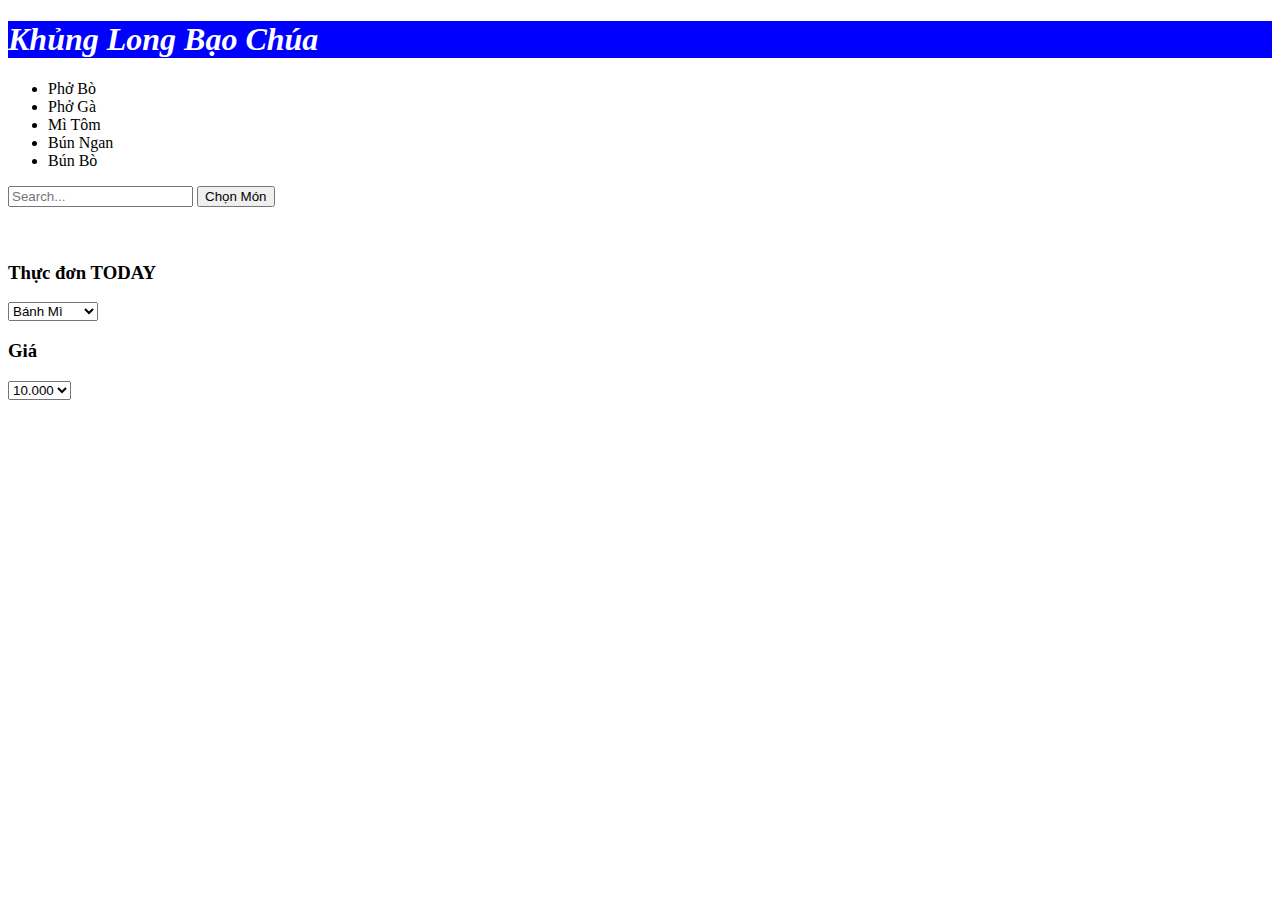
<file: Day 08/index.html>
<!DOCTYPE html>
<html lang="en">
<head>
    <meta charset="UTF-8">
    <title>Title</title>
</head>
<body>

<h1 id="x-name">Hello</h1>

<ul id="thuc-don">
</ul>
<input type="text" name="search" id="ten" placeholder="Search..." value="" onmouseenter="textInput()" onmouseleave="Leave()">

<button style="cursor: pointer" onclick="userClick()" onmouseenter="userMouseIn()">
    Chọn Món
</button>

<br>
<br>
<br>
<h3>Thực đơn TODAY</h3>
<select name="city" id="thanh-pho" onchange="userClick()">
    <option value="">Bánh Mì</option>
    <option value="">Mì Tôm</option>
    <option value="">Phở Bò Tái</option>
</select>

<h3>Giá</h3>

<select name="city" id="gia">
    <option value="">10.000</option>
    <option value="">20.000</option>
    <option value="">30.000</option>
</select>
<script src="script.js"></script>
<script src="script_2.js"></script>
</body>
</html>
</file>
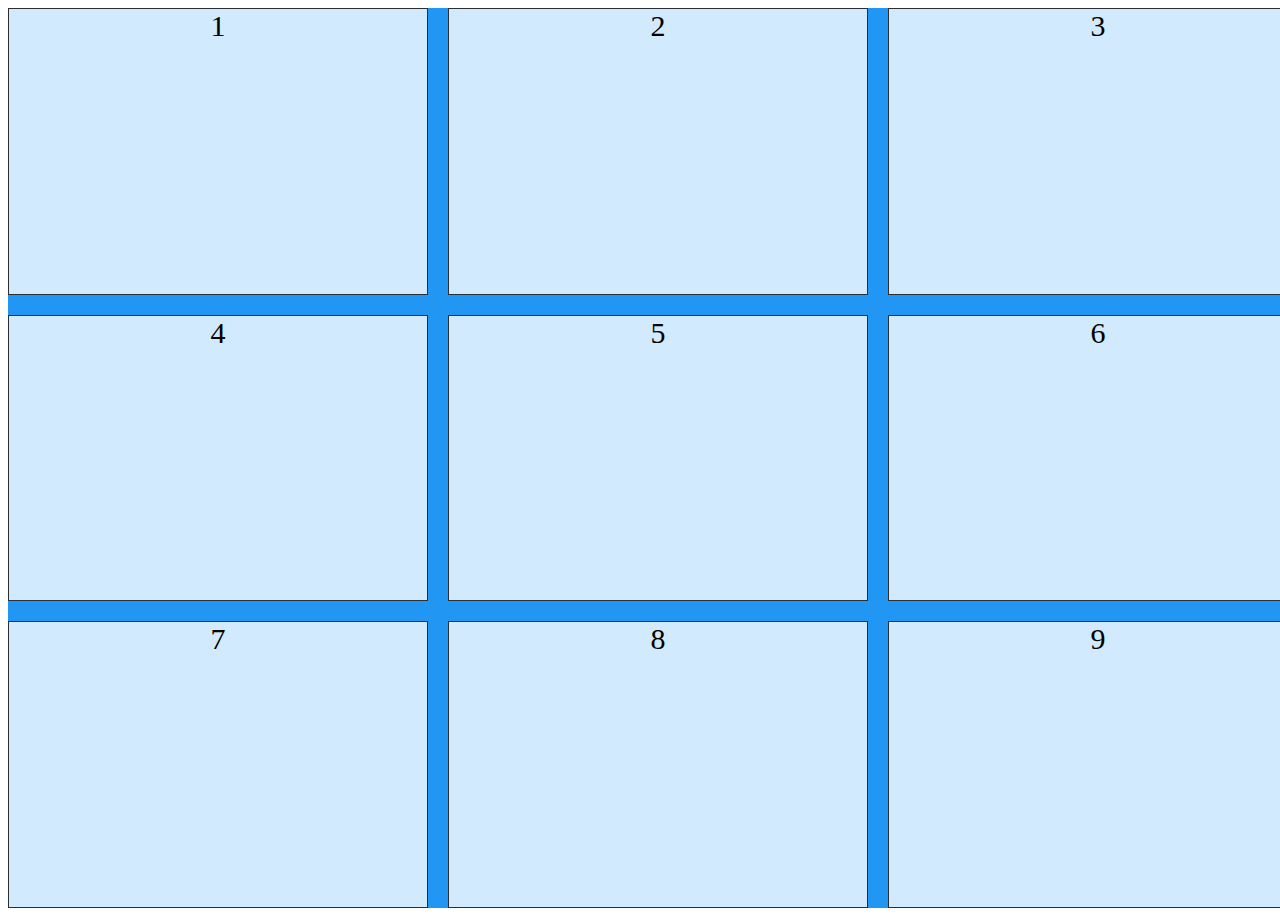
<file: Day 08/Bai Tap.html>
<!DOCTYPE html>
<html>
<head>
  <style>
    .grid-container {
      width: 1300px;
      height: 100vh;
      margin: 0 auto;
      display: grid;
      grid-template-columns: auto auto auto;
      background-color: #2196F3;
      column-gap: 20px;
      row-gap: 20px;

    }
    .grid-item {
      background-color: rgba(255, 255, 255, 0.8);
      border: 1px solid rgba(0, 0, 0, 0.8);
      margin-left:0px;
      font-size: 30px;
      text-align: center;
    }
  </style>
</head>
<body>



<div class="grid-container">
  <div class="grid-item">1</div>
  <div class="grid-item">2</div>
  <div class="grid-item">3</div>
  <div class="grid-item">4</div>
  <div class="grid-item">5</div>
  <div class="grid-item">6</div>
  <div class="grid-item">7</div>
  <div class="grid-item">8</div>
  <div class="grid-item">9</div>
</div>

</body>
</html>
</file>
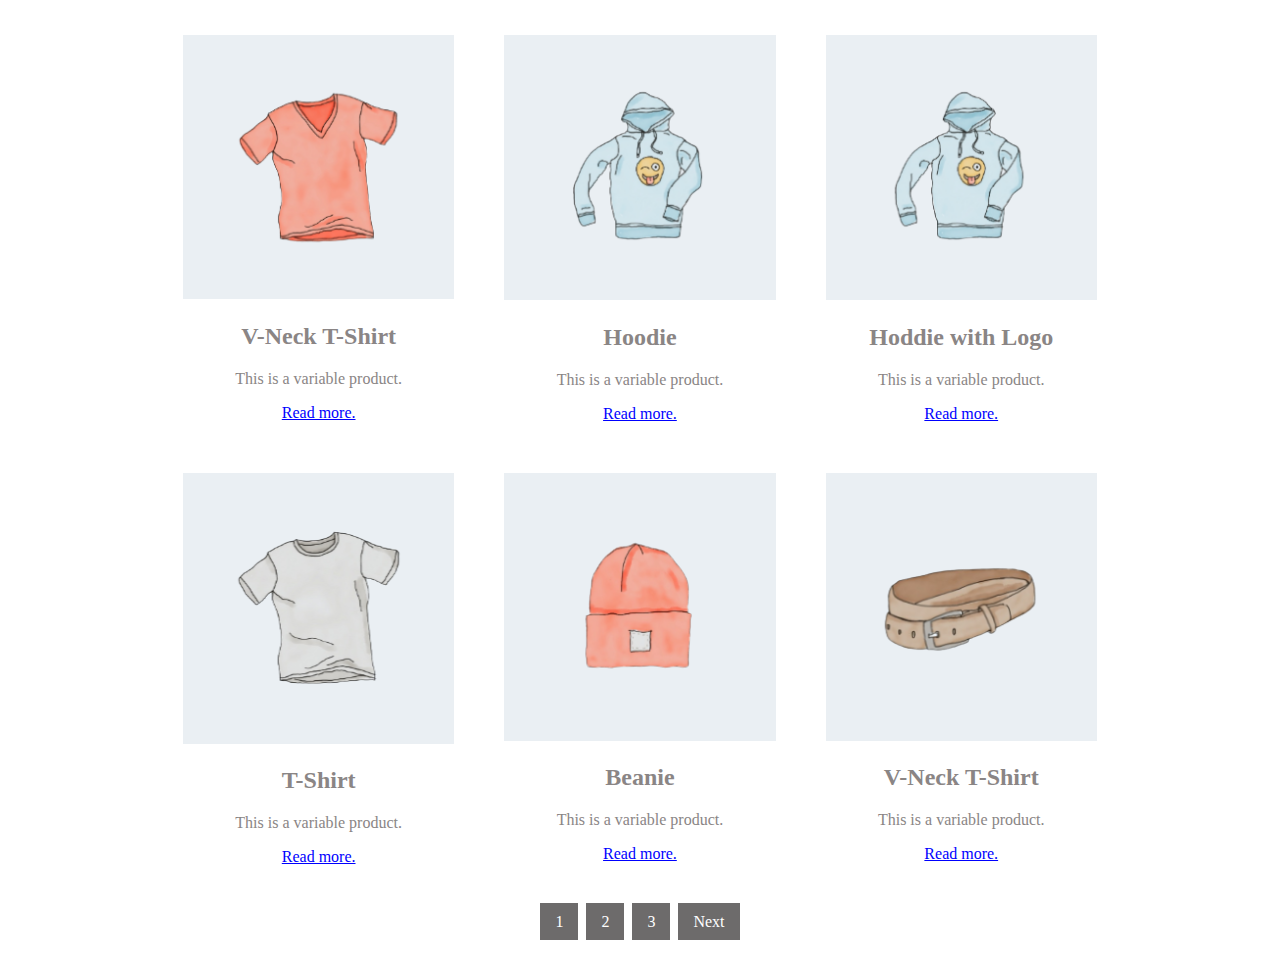
<file: Day01/3.clothing.html>
<!DOCTYPE html>
<html lang="en">
<head>
    <meta charset="UTF-8">
    <meta http-equiv="X-UA-Compatible" content="IE=edge">
    <meta name="viewport" content="width=device-width, initial-scale=1.0">
    <link rel="stylesheet" href="css/3.clothing.css">
    <title>Clothing</title>
</head>
<body>
    <div class="container">
        <div class="item">
            <img class="image" src="images/3. Clothing/1. V Neck T-Shirt.png" alt="">
            <h2>V-Neck T-Shirt</h2>
            <p>This is a variable product.</p>
            <a href="https://www.amazon.com/s?k=V-Neck+T-Shirt&crid=1S33PUCFO1VP6&sprefix=v-neck+t-shirt%2Caps%2C488&ref=nb_sb_noss_1" target="_blank">Read more.</a>
        </div>
        <div class="item">
            <img src="images/3. Clothing/2. Hoodie.png" alt="">
            <h2>Hoodie</h2>
            <p>This is a variable product.</p>
            <a href="https://www.amazon.com/s?k=hoodie&crid=37ELYUC2Q3LYA&sprefix=Hoodie%2Caps%2C289&ref=nb_sb_ss_pltr-ranker-opsacceptance_1_6" target="_blank">Read more.</a>
        </div>
        <div class="item">
            <img src="images/3. Clothing/3. Hoodie with logo.png" alt="">
            <h2>Hoddie with Logo</h2>
            <p>This is a variable product.</p>
            <a href="https://www.amazon.com/s?k=Hoddie+with+Logo&crid=Y6EUVH8QP9CM&sprefix=hoddie+with+logo%2Caps%2C287&ref=nb_sb_noss_2" target="_blank">Read more.</a>
        </div>
        <div class="item">
            <img src="images/3. Clothing/4. T-shirt.png" alt="">
            <h2>T-Shirt</h2>
            <p>This is a variable product.</p>
            <a href="https://www.amazon.com/s?k=T-Shirt&crid=27DRHPLL12NVW&sprefix=t-shirt%2Caps%2C285&ref=nb_sb_noss_1" target="_blank">Read more.</a>
        </div>
        <div class="item">
            <img src="images/3. Clothing/5. Beanie.png" alt="">
            <h2>Beanie</h2>
            <p>This is a variable product.</p>
            <a href="https://www.amazon.com/s?k=Beanie&crid=30YO1X6EQT6WW&sprefix=beanie%2Caps%2C299&ref=nb_sb_noss_1" target="_blank">Read more.</a>
        </div>
        <div class="item">
            <img src="images/3. Clothing/6. Belt.png" alt="">
            <h2>V-Neck T-Shirt</h2>
            <p>This is a variable product.</p>
            <a href="https://www.amazon.com/s?k=V-Neck+T-Shirt&ref=nb_sb_noss" target="_blank">Read more.</a>
        </div>
        
        <div class="pagination">
            <a href="#">1</a>
            <a href="#">2</a>
            <a href="#">3</a>
            <a href="#">Next</a>
        </div>
    </div>
</body>
</html>
</file>
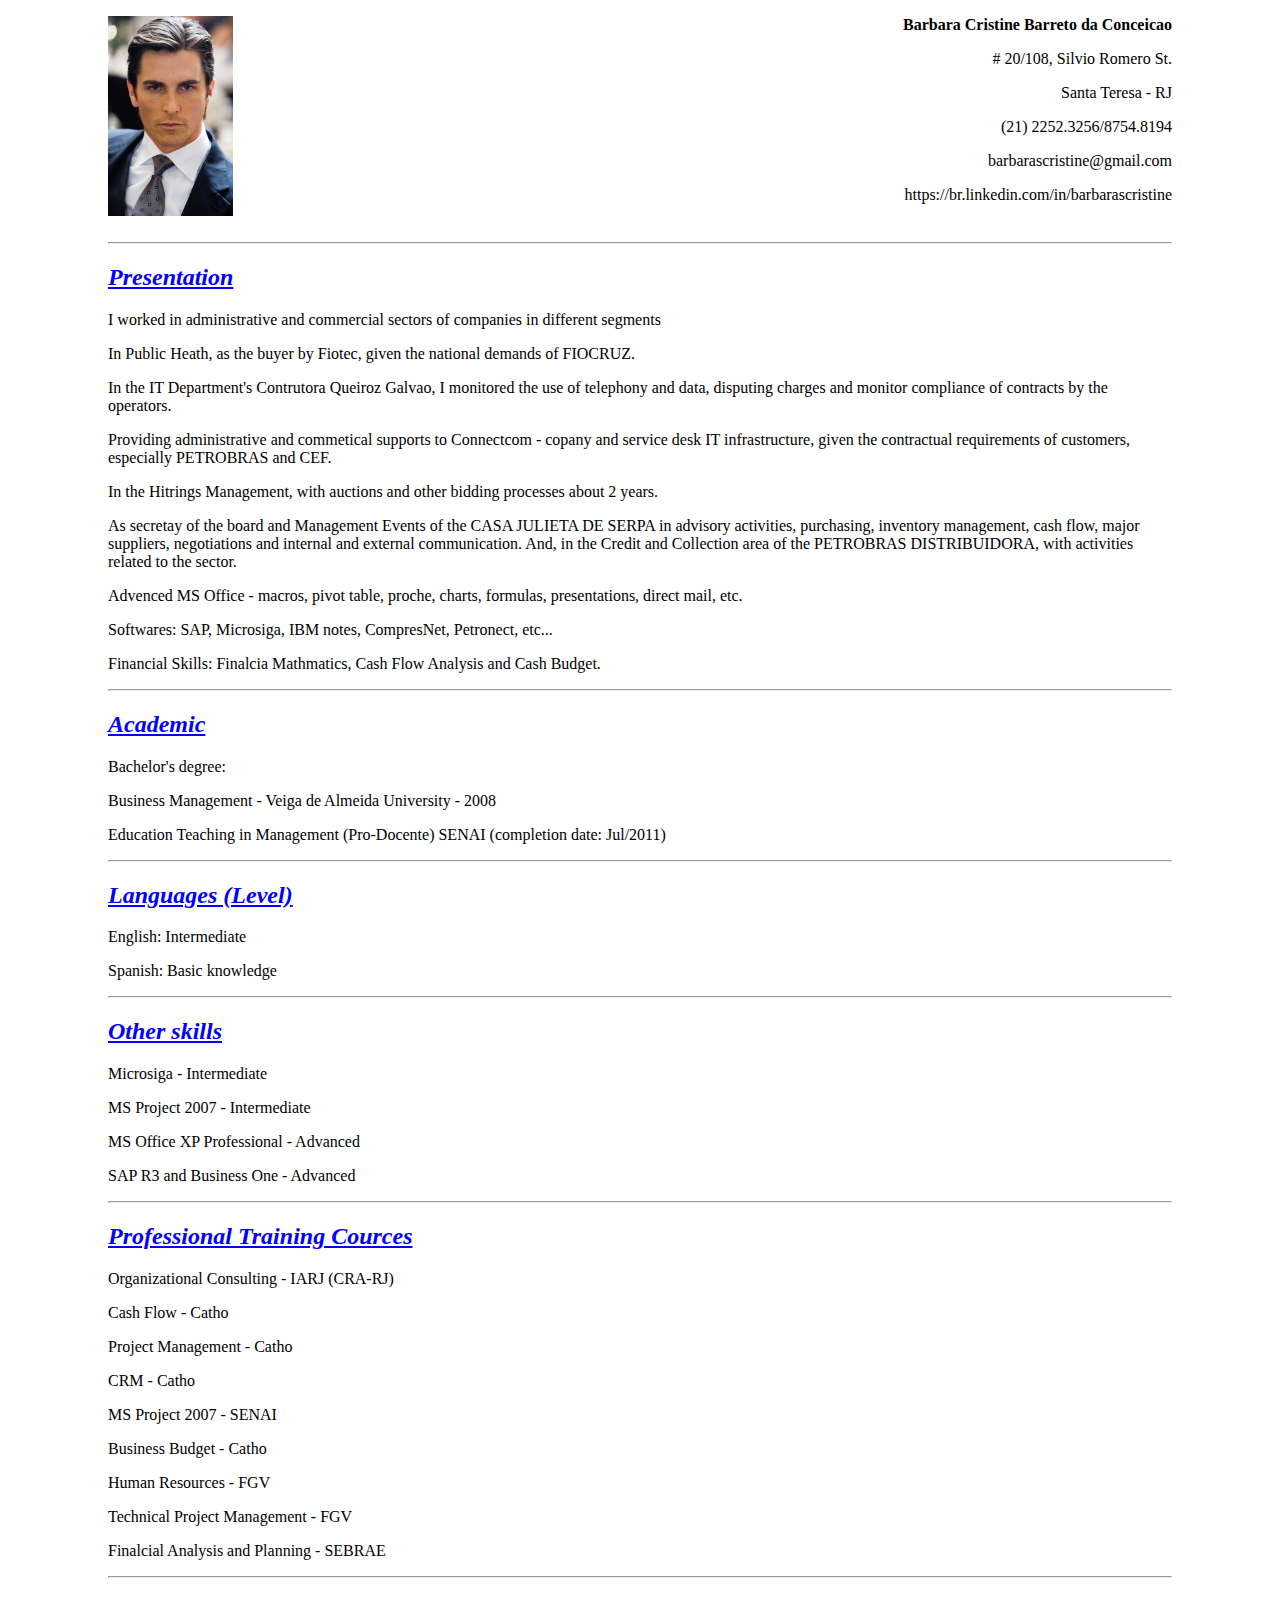
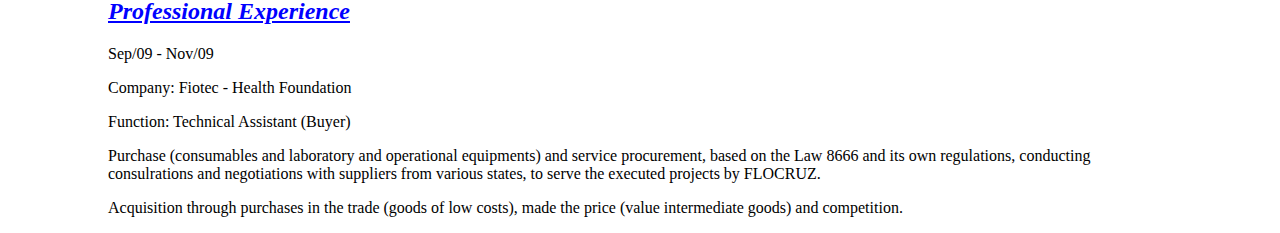
<file: Day01/cv.html>
<!DOCTYPE html>
<html lang="en">
<head>
    <meta charset="UTF-8">
    <meta http-equiv="X-UA-Compatible" content="IE=edge">
    <meta name="viewport" content="width=device-width, initial-scale=1.0">
    <link rel="stylesheet" href="css/style.css">
    <title>My CV in English</title>
</head>
<body>
    <div class="container">
        <div class="Avatar">
            <img src="images/2. CV/2. Christian Bale.jpg" align="left" height="200px" alt="Christian Bale">
        </div>
      
        <div class="Name">
            <p class="FirstLine">Barbara Cristine Barreto da Conceicao</p>
            <p># 20/108, Silvio Romero St.</p>
            <p>Santa Teresa - RJ</p>
            <p>(21) 2252.3256/8754.8194</p>
            <p>barbarascristine@gmail.com</p>
            <p>https://br.linkedin.com/in/barbarascristine</p>
            
        </div>
    </div>
    
    <div class="Presentation">
        <br>
        <hr>
        <h2>Presentation</h2>
        <p>I worked  in administrative and commercial sectors of companies in different segments</p>
        <p>In Public Heath, as the buyer by Fiotec, given the national demands of FIOCRUZ.</p>
        <p>In the IT Department's Contrutora Queiroz Galvao, I monitored the use of telephony and data, disputing charges and monitor compliance of contracts by the operators.</p>
        <p>Providing administrative and commetical supports to Connectcom - copany and service desk IT infrastructure, given the contractual requirements of customers, especially PETROBRAS and CEF.</p>
        <p>In the Hitrings Management, with auctions and other bidding processes about 2 years.</p>
        <p>As secretay of the board and Management Events of the CASA JULIETA DE SERPA in advisory activities, purchasing, inventory management, cash flow, major suppliers, negotiations and internal and external communication. And, in the Credit and Collection area of the PETROBRAS DISTRIBUIDORA, with activities related to the sector.</p>
        <p>Advenced MS Office - macros, pivot table, proche, charts, formulas, presentations, direct mail, etc.</p>
        <p>Softwares: SAP, Microsiga, IBM notes, CompresNet, Petronect, etc...</p>
        <p>Financial Skills: Finalcia Mathmatics, Cash Flow Analysis and Cash Budget.</p>
        <hr>
    </div>
    
    <div class="Academic">
        <h2>Academic</h2>
        <p>Bachelor's degree:</p>
        <p>Business Management - Veiga de Almeida University - 2008</p>
        <p>Education Teaching in Management (Pro-Docente) SENAI (completion date: Jul/2011)</p>
        
        <hr>
    </div>

    <div class="Languages">
        <h2>Languages (Level)</h2>
        <p>English: Intermediate</p>
        <p>Spanish: Basic knowledge</p>
        <hr>
    </div>

    <div class="Other">
        <h2>Other skills</h2>
        <p>Microsiga - Intermediate</p>
        <p>MS Project 2007 - Intermediate</p>
        <p>MS Office XP Professional - Advanced</p>
        <p>SAP R3 and Business One - Advanced</p>
        <hr>
    </div>
    
    <div class="Training">
        <h2>Professional Training Cources</h2>
        <p>Organizational Consulting - IARJ (CRA-RJ)</p>
        <p>Cash Flow - Catho</p>
        <p>Project Management - Catho</p>
        <p>CRM - Catho</p>
        <p>MS Project 2007 - SENAI</p>
        <p>Business Budget - Catho</p>
        <p>Human Resources - FGV</p>
        <p>Technical Project Management - FGV</p>
        <p>Finalcial Analysis and Planning - SEBRAE</p>
        <hr>
    </div>
    
    <div class="Experience">
        <h2>Professional Experience</h2>
        <p>Sep/09 - Nov/09</p>
        <p>Company: Fiotec - Health Foundation</p>
        <p>Function: Technical Assistant (Buyer)</p>
        <p>Purchase (consumables and laboratory and operational equipments) and service procurement, based on the Law 8666 and its own regulations, conducting consulrations and negotiations with suppliers from various states, to serve the executed projects by FLOCRUZ.</p>
        <p>Acquisition through purchases in the trade (goods of low costs), made the price (value intermediate goods) and competition.</p>
    </div> 
    
</body>
</html>
</file>
<file: Day01/css/3.clothing.css>
div.container {
    margin: 10px 150px;
}
div.item {
    float: left;
    width: calc(33.33% - 50px);
    margin: 25px 25px;
    text-align: center;
    color: rgb(138, 133, 133);
}

img {
    max-width: 100%;
    width: 900px;
    box-sizing: border-box;
    background-color: #eaeff3;
}

.item a {
    color: blue;
}
.pagination {
    display: inline-block;
}

.pagination a {
    margin: 0px 2px;
    padding: 10px 15px;
    text-decoration: none;
    color: white;
    background-color: rgb(109, 107, 107);
}                                                                       

div.pagination {
    float: left;
    text-align: center;
    width: calc(33.33% - 100px);
    margin: 25px 50px;
}

.pagination a:hover {
    background-color: rgb(151, 150, 150);
}
</file>
<file: Day01/css/style.css>
h2 {
    color: blue;
    text-decoration: underline;
    font-style: italic;
    
}

.container {
    position: relative;
    height: 200px;
    /* border: 2px solid #006100; */
}

.Avatar {
  margin-left: 100px;
  position: absolute;
 
}

.Name {
    text-align: right;
    margin-left: 100px;
    margin-right: 100px;
}
p.FirstLine {
    font-weight: bold;
}

.Presentation {
    margin-left: 100px;
    margin-right: 100px;
}

.Academic {
    margin-left: 100px;
    margin-right: 100px;
}

.Languages {
    margin-left: 100px;
    margin-right: 100px;
}

.Academic {
    margin-left: 100px;
    margin-right: 100px;
}

.Other{
    margin-left: 100px;
    margin-right: 100px;
}

.Training {
    margin-left: 100px;
    margin-right: 100px;
}

.Experience {
    margin-left: 100px;
    margin-right: 100px;
}
</file>
